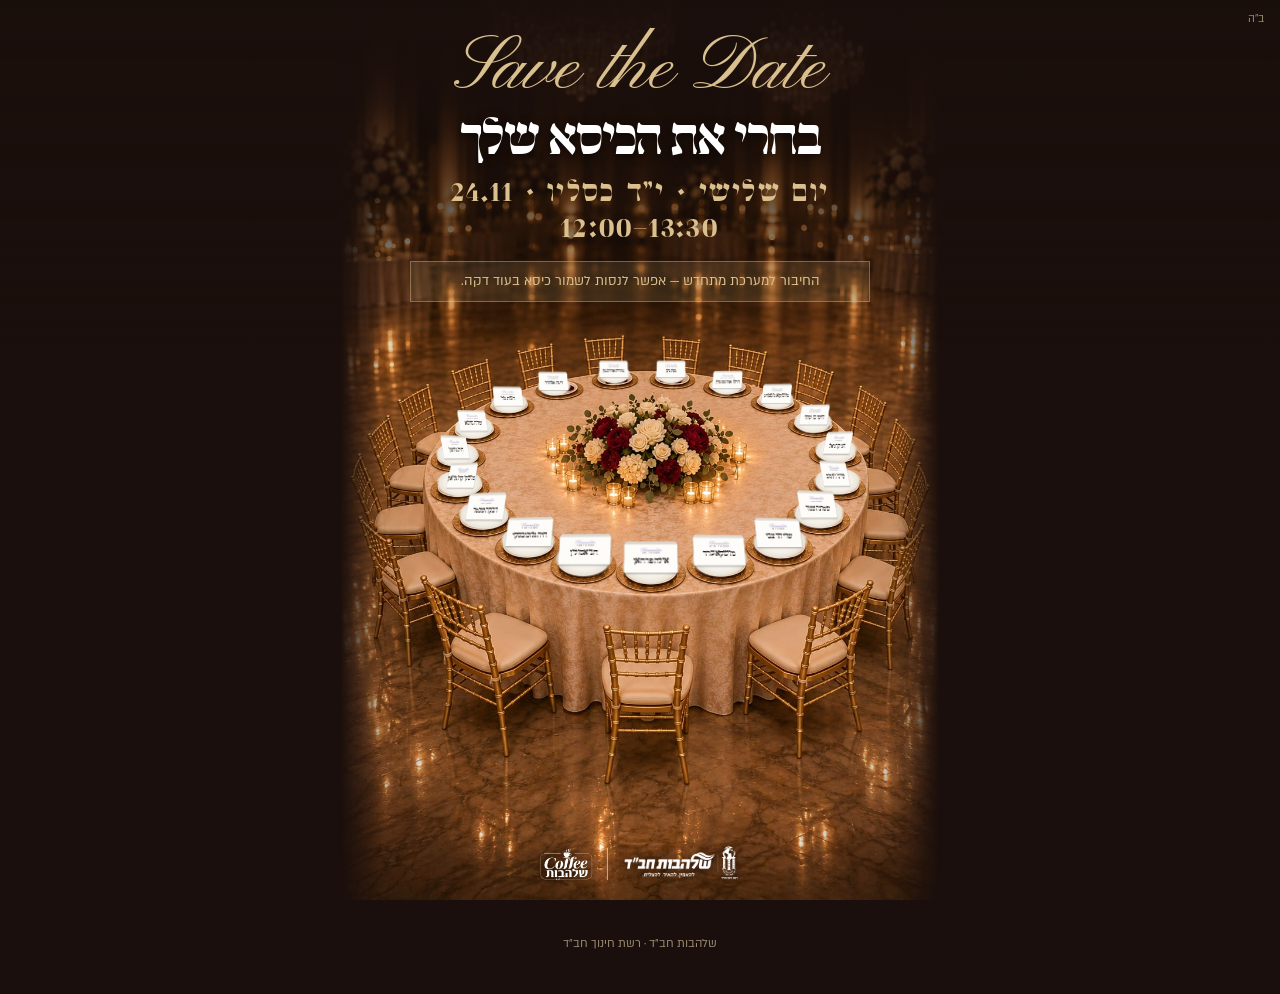
<file: index.html>
<!doctype html>
<html lang="he" dir="rtl">
<head>
<meta charset="utf-8">
<meta name="viewport" content="width=device-width, initial-scale=1, viewport-fit=cover">
<title>Save the Date · שולחן מנהלות שלהבות חב״ד</title>
<meta name="description" content="שולחן מנהלות שלהבות חב״ד שמור לכן בהתוועדות החתונה — יום שלישי י״ד כסליו 24.11, 12:00–13:30. בחרי את הכיסא שלך.">
<meta property="og:title" content="Save the Date · שולחן מנהלות שלהבות חב״ד">
<meta property="og:description" content="התוועדות החתונה · יום שלישי י״ד כסליו 24.11 · 12:00–13:30 · לאישור הגעה ובחירת כיסא">
<meta property="og:image" content="https://ea649.github.io/rebbe-wedding-table/images/save-the-date.jpg">
<meta name="theme-color" content="#f5f0e7">
<link rel="preconnect" href="https://fonts.googleapis.com">
<link rel="preconnect" href="https://fonts.gstatic.com" crossorigin>
<link href="https://fonts.googleapis.com/css2?family=Pinyon+Script&display=swap" rel="stylesheet">
<link rel="stylesheet" href="style.css">
<style>
  body { background: #1a0f0c; }
  /* ===== פתיחה: נייר ההזמנה ===== */
  .paper { position: relative; max-width: 560px; margin: 0 auto; padding: 46px 26px 34px; text-align: center; background: var(--paper);
    background-image: radial-gradient(ellipse at 50% 0%, #fff 0%, transparent 60%); }
  .paper::before { content: ''; position: absolute; inset: 12px; border: 1px solid rgba(110,20,36,.35); pointer-events: none; }
  .paper .bh { position: absolute; top: 22px; right: 26px; font-size: 12px; color: var(--muted); }
  .paper .logo { width: 150px; display: block; margin: 0 auto 22px; }
  .save { font-family: var(--script); color: var(--purple); font-size: clamp(52px, 15vw, 76px); line-height: 1; }
  .intro { font-size: 18px; line-height: 1.45; margin-top: 14px; }
  .intro b { font-weight: 700; }
  .names { position: relative; font-family: var(--head); color: var(--purple); font-size: clamp(64px, 19vw, 96px); line-height: .98; margin: 16px 0 6px; }
  .names .amp { position: absolute; inset: -10% 0; display: grid; place-items: center; font-family: var(--body); font-weight: 300; font-size: 2.2em; color: rgba(110,20,36,.09); line-height: 1; }
  .names span { position: relative; display: block; }
  .portraits { display: flex; justify-content: center; gap: 16px; margin: 18px 0 8px; }
  .portraits .arch { width: 74px; outline-color: rgba(110,20,36,.5); outline-offset: 4px; }
  .years { font-size: 14px; letter-spacing: .12em; color: var(--muted); margin-top: 10px; }
  .when { display: grid; grid-template-columns: 1fr 1.15fr 1fr; border-top: 1px solid var(--ink); border-bottom: 1px solid var(--ink); margin: 26px 0 0; }
  .when div { padding: 12px 4px; font-size: 15.5px; line-height: 1.4; display: flex; flex-direction: column; justify-content: center; }
  .when div + div { border-right: 1px solid var(--ink); }
  .when b { font-family: var(--head); font-weight: 400; font-size: 21px; color: var(--purple); display: block; }
  .topics { margin-top: 18px; font-size: 16px; line-height: 1.5; }
  .topics small { display: block; color: var(--muted); font-size: 14.5px; margin-top: 4px; }
  .go { display: inline-block; margin-top: 24px; text-decoration: none; background: var(--bordeaux-grad); color: #fff; padding: 13px 30px; font-size: 18px; letter-spacing: .04em; box-shadow: 0 12px 26px -12px rgba(110,20,36,.8); }
  .go span { font-family: var(--script); font-size: 26px; margin-left: 8px; vertical-align: -3px; }

  /* ===== האולם ===== */
  /* כל המסך = תמונת האולם (לאורך), השולחן בתחתית והכותרת מעליו */
  .hall { position: relative; height: 100vh; height: 100svh; min-height: 560px; overflow: hidden; background: #1a0f0c; color: #f3e8d6; padding: 0 !important; }
  .hall-head { position: absolute; z-index: 10; top: 0; left: 0; right: 0; text-align: center; padding: calc(30px + env(safe-area-inset-top)) 16px 40px;
    background: linear-gradient(rgba(26,15,12,.88), rgba(26,15,12,.6) 65%, rgba(26,15,12,0)); pointer-events: none; }
  .hall-head .banner { pointer-events: auto; }
  .hall-head .bh { position: absolute; top: calc(10px + env(safe-area-inset-top)); right: 16px; font-size: 12px; color: #9c8b72; }
  .hall-head .sub { font-size: 16px; color: #e6d6b8; margin-top: 8px; }
  .hall-head .std-script { font-family: var(--script); color: var(--gold-soft); font-size: clamp(44px, 12.5vw, 76px); line-height: 1.05; margin: 0 auto 4px; }
  .hall-head .date { font-family: var(--head); font-size: clamp(18px, 5.2vw, 28px); letter-spacing: .08em; word-spacing: .15em; color: var(--gold-soft); margin-top: 8px; line-height: 1.3; }
  .counter[hidden] { display: none; }
  .hall-head .script { font-family: var(--script); color: var(--gold-soft); font-size: 40px; line-height: 1; }
  .hall-head h2 { font-family: var(--head); font-size: clamp(28px, 8vw, 48px); color: #fff; margin-top: 2px; text-shadow: 0 2px 10px rgba(0,0,0,.6); }
  .hall-head p { color: #cdbca2; margin: 8px auto 0; max-width: 520px; font-size: 16px; }
  .counter { margin-top: 14px; }
  /* השולחן: תמונה לאורך 1024×1536, צמודה לתחתית המסך; בטלפון מעט רחבה מהמסך (הצדדים הריקים נחתכים) */
  .hall-stage { position: absolute; bottom: 0; left: 50%; transform: translateX(-50%); width: min(calc(100svh / 1.5), 125vw); min-width: 100%; max-width: none; aspect-ratio: 1024 / 1536;
    background: url('images/hall-portrait-19.jpg') center / 100% 100% no-repeat; container-type: inline-size; }
  .hall-stage::before { content: ''; position: absolute; z-index: 1; left: 0; right: 0; top: -1px; height: 14%; pointer-events: none; background: linear-gradient(#1a0f0c, rgba(26,15,12,0)); }
  @media (min-aspect-ratio: 2/3) { .hall-stage { min-width: 0; -webkit-mask-image: linear-gradient(to right, transparent, #000 7%, #000 93%, transparent); mask-image: linear-gradient(to right, transparent, #000 7%, #000 93%, transparent); } }
  /* שני הלוגואים, כמו במודעה */
  .logo-pill { position: absolute; z-index: 10; left: 50%; bottom: calc(16px + env(safe-area-inset-bottom)); transform: translateX(-50%); width: max-content; max-width: calc(100% - 32px); display: inline-flex; align-items: center; gap: 12px;
    background: none; padding: 0; }
  /* לוגואים לבנים ישירות על התמונה, בלי רקע */
  .logo-pill img { height: 40px; display: block; filter: brightness(0) invert(1) drop-shadow(0 1px 6px rgba(0,0,0,.7)); }
  .logo-pill .coffee { height: 32px; padding-inline-start: 14px; border-inline-start: 1px solid rgba(255,255,255,.55); }
  /* מספר רקום על המפית (רוחב לפי עומק התמונה: --w) */
  .nap { position: absolute; transform: translate(-50%, -50%); z-index: 3; border: 0; background: none; padding: 0; cursor: pointer; width: var(--w); aspect-ratio: 1.4; display: grid; place-items: center; -webkit-tap-highlight-color: transparent; container-type: inline-size; }
  .nap .num { font-family: var(--head); font-size: var(--fs); line-height: 1; transform: scaleY(.72);
    background: repeating-linear-gradient(115deg, #fff1c4 0 .6px, #e3c27a .6px 1.5px, #a9823a 1.5px 2.2px); -webkit-background-clip: text; background-clip: text; color: transparent;
    filter: drop-shadow(0 .6px 0 rgba(40,8,14,.9)) drop-shadow(0 0 1.5px rgba(255,220,150,.35)); transition: transform .2s; }
  .nap:hover .num, .nap:focus-visible .num { transform: scaleY(.72) scale(1.15); }
  .nap:focus-visible { outline: none; }
  .nap.taken { cursor: default; }
  .nap.taken .num { opacity: 0; }
  /* כרטיס Reserved for מקופל (בסיס מאינדיזיין) */
  .tent { position: absolute; z-index: 4; width: calc(var(--w) * 1.32); aspect-ratio: 1200 / 800; --tilt: perspective(700px) rotateY(var(--ry, 0deg)) rotateX(14deg); transform: translate(-50%, -78%) var(--tilt); transform-origin: 50% 82%; pointer-events: none; container-type: inline-size;
    background: url('images/place-card-base.png') center / 100% 100% no-repeat; animation: stand .6s cubic-bezier(.2,.9,.3,1.3); }
  .tent .b { position: absolute; left: 13%; right: 13%; top: 42.4%; text-align: center; font-family: var(--body); font-size: 3.1cqw; color: #766c64; white-space: nowrap; line-height: 1.2; letter-spacing: .02em; }
  .tent .n { position: absolute; left: 11%; right: 11%; top: 51.5%; height: 23.5%; display: flex; align-items: center; justify-content: center; font-family: var(--head); font-size: 12cqw; color: #1e1714; white-space: nowrap; line-height: 1; }
  .tent.mine { filter: drop-shadow(0 0 6px rgba(255,236,190,.95)); }
  /* כשמקום נתפס: המפית נעלמת (צלחת נקייה) והכרטיס המודפס עומד עליה */
  .cover { position: absolute; z-index: 3; width: calc(var(--w) * 1.17); aspect-ratio: 1.75; transform: translate(-50%, -50%); pointer-events: none; border-radius: 50%;
    background: radial-gradient(ellipse at 50% 45%, #fbf8f3 0%, #f4efe7 46%, #e9e2d6 62%, rgba(233,226,214,0) 71%); animation: fadein .5s; }
  .tent.photo { background: none; width: calc(var(--w) * 1.4); aspect-ratio: 1339 / 681; transform: translate(-50%, -82%) var(--tilt); transform-origin: 50% 85%; filter: drop-shadow(0 5px 4px rgba(40,20,10,.45)); }
  .tent.photo img { width: 100%; height: 100%; display: block; }
  .tent.photo.mine { filter: drop-shadow(0 5px 4px rgba(40,20,10,.45)) drop-shadow(0 0 7px rgba(255,236,190,.95)); }
  @keyframes fadein { from { opacity: 0; } }
  @keyframes stand { from { transform: translate(-50%, -78%) perspective(700px) rotateY(var(--ry, 0deg)) rotateX(85deg); opacity: 0; } to { transform: translate(-50%, -78%) var(--tilt); opacity: 1; } }

  /* חלון */
  .dialog .script { color: var(--purple); }
  .dialog h3 { font-size: clamp(24px, 6.6vw, 32px); white-space: nowrap; }
  .btn { background: var(--bordeaux-grad); box-shadow: inset 0 0 0 1px rgba(255,255,255,.35); }
  .btn:hover { background: var(--bordeaux-grad-dark); }
  .ok-seal { background: radial-gradient(circle at 35% 30%, #a02a3a, var(--purple) 60%, #3a0812); color: #fff; box-shadow: 0 8px 18px -6px rgba(110,20,36,.7), inset 0 0 0 2px rgba(255,255,255,.6); }
  footer { background: #1a0f0c; color: #9c8b72; }
  footer img { display: none; }
</style>
</head>
<body>

<section class="hall" id="hall">
  <div class="hall-head">
    <span class="bh">ב״ה</span>
    <div class="std-script" dir="ltr">Save the Date</div>
    <h2>בחרי את הכיסא שלך</h2>
    <div class="date">יום שלישי · י״ד כסליו · 24.11<br><span dir="ltr">12:00–13:30</span></div>
    <div class="counter" id="counter" hidden></div>
    <div class="banner" id="banner"></div>
  </div>
  <div class="hall-stage" id="stage"></div>
  <div class="logo-pill"><img src="images/logo-shalhevet.png" alt="שלהבות חב״ד"><img class="coffee" src="images/logo-coffee-shalhevet.png" alt="Coffee שלהבות"></div>
</section>

<footer>שלהבות חב״ד · רשת חינוך חב״ד</footer>

<div class="modal" id="modal" role="dialog" aria-modal="true" aria-labelledby="dlgTitle">
  <div class="dialog"><div class="in">
    <button class="close" type="button" aria-label="סגירה" data-close>×</button>
    <form id="form" novalidate>
      <div class="script">Save the Date</div>
      <h3 id="dlgTitle">שולחן מנהלות שלהבות חב״ד</h3>
      <div class="field"><label for="fName">השם שלך</label><input id="fName" autocomplete="name" maxlength="40"></div>
      <div class="field"><label for="fBranch">סניף</label><select id="fBranch"></select></div>
      <div class="field" id="otherWrap" hidden><label for="fOther">שם הסניף</label><input id="fOther" maxlength="30"></div>
      <div class="field"><label for="fPhone">נייד — לשם יישלח אישור ההגעה בוואטסאפ</label><input id="fPhone" type="tel" inputmode="tel" autocomplete="tel" dir="ltr" placeholder="050-0000000"></div>
      <button class="btn" id="submit">אישור הגעה</button>
      <div class="err" id="err"></div>
    </form>
    <div id="done" hidden>
      <div class="ok-seal">✓</div>
      <div class="script">See you there</div>
      <h3>מקומך שמור!</h3>
      <p>אישור ההגעה נשלח אלייך לוואטסאפ</p>
      <button class="btn" type="button" data-close>לראות את השולחן</button>
    </div>
  </div></div>
</div>

<script type="module">
import { getState, post, store, fillBranches, apiBase } from './app.js';

// 19 המפיות בתמונת האולם לאורך (פיקסלים מתוך 1024×1536), עם כיוון השעון מלמעלה
const SEATS = [[468,640],[565,640],[660,658],[744,682],[807,721],[846,770],[849,822],[817,877],[751,927],[648,957],[530,969],[416,956],[321,925],[246,880],[204,826],[200,776],[229,731],[289,688],[366,660]];
const W = 1024, H = 1536;
// זווית הכרטיס: מקביל לקצה השולחן מול הכיסא (שולחן עגול בפרספקטיבה, מרכז ~525,805)
const CX = 525, CY = 805, RX = 325, RY = 165;
const cardRY = (x, y) => { let t = Math.atan2((x - CX) / RX, (y - CY) / RY) * 180 / Math.PI; if (t > 90) t -= 180; if (t < -90) t += 180; return (t * 0.62).toFixed(1) + "deg"; };
const napW = (y) => (4.6 + (y - 640) / 330 * 3.9).toFixed(2) + '%'; // המפיות למעלה קטנות יותר (פרספקטיבה)

const $ = (id) => document.getElementById(id);
const stage = $('stage'), modal = $('modal'), form = $('form');
let state = null, chosen = null, busy = false;
const mine = () => store.get('mySeat');
const pct = (x, y) => `left:${x / W * 100}%;top:${y / H * 100}%;--w:${napW(y)}`;

fillBranches($('fBranch'));
$('fBranch').onchange = () => { $('otherWrap').hidden = $('fBranch').value !== 'אחר'; };

SEATS.forEach(([x, y], i) => {
  const b = document.createElement('button');
  b.type = 'button'; b.className = 'nap'; b.dataset.seat = i + 1;
  b.style.cssText = pct(x, y) + ';--fs:46cqw';
  b.innerHTML = `<span class="num">${i + 1}</span>`;
  b.setAttribute('aria-label', `מקום ${i + 1} — פנוי, לחצי לשמירה`);
  b.onclick = () => openForm(i + 1);
  stage.appendChild(b);
});

function render() {
  stage.querySelectorAll('.nap').forEach((b) => b.classList.toggle('taken', !!state.taken[b.dataset.seat]));
  const want = new Set(Object.keys(state.taken));
  stage.querySelectorAll('.tent,.cover').forEach((t) => { if (!want.has(t.dataset.seat)) t.remove(); });
  for (const n of want) {
    const t = state.taken[n]; if (!SEATS[n - 1]) continue;
    let el = stage.querySelector(`.tent[data-seat="${n}"]`);
    if (!el) {
      const [x, y] = SEATS[n - 1];
      el = document.createElement('div'); el.className = 'tent'; el.dataset.seat = n; el.style.cssText = pct(x, y) + `;z-index:${Math.round(y)};--ry:${cardRY(x, y)}`;
      el.innerHTML = '<div class="b"></div><div class="n"></div>';
      const cv = document.createElement('div'); cv.className = 'cover'; cv.dataset.seat = n; cv.style.cssText = pct(x, y); stage.appendChild(cv);
      stage.appendChild(el);
    }
    if (el.querySelector('.n')) {
      el.querySelector('.n').textContent = t.name;
      el.querySelector('.b').textContent = 'שלהבות חב״ד' + (t.branch ? ' ' + t.branch : '');
      fitName(el.querySelector('.n'));
    }
    if (t.card && apiBase() && el.dataset.card !== t.card) {
      const img = new Image(); const card = t.card;
      img.onload = () => { el.dataset.card = card; el.classList.add('photo'); el.innerHTML = ''; el.appendChild(img); };
      img.alt = 'כרטיס מקום — ' + t.name;
      img.src = apiBase() + '/card/' + n + '.png?v=' + card;
    }
    el.classList.toggle('mine', mine() == n);
  }
  const total = SEATS.length, c = want.size;
  $('counter').textContent = c === 0 ? `${total} כיסאות מחכים לכן` : `${c} מתוך ${total} כיסאות נשמרו`;
  const bn = $('banner');
  if (!state.live) { bn.textContent = 'החיבור למערכת מתחדש — אפשר לנסות לשמור כיסא בעוד דקה.'; bn.classList.add('show'); }
  else if (state.reservationsOpen === false) { bn.textContent = 'שמירת המקומות נסגרה. נתראה בהתוועדות!'; bn.classList.add('show'); }
  else bn.classList.remove('show');
}

function fitName(n) { n.style.fontSize = ''; let f = 12; while (n.scrollWidth > n.clientWidth + 1 && f > 5) { f -= .5; n.style.fontSize = f + 'cqw'; } }

function openForm(n) {
  if (state.taken[n] || state.reservationsOpen === false) return;
  if (mine() && state.taken[mine()]) { alert('כבר שמרת מקום ליד השולחן 🙂'); return; }
  chosen = n; $('err').textContent = ''; form.hidden = false; $('done').hidden = true;
  modal.classList.add('open');
  setTimeout(() => $('fName').focus(), 50);
}
const closeModal = () => modal.classList.remove('open');
modal.addEventListener('click', (e) => { if (e.target === modal || e.target.closest('[data-close]')) closeModal(); });
document.addEventListener('keydown', (e) => { if (e.key === 'Escape') closeModal(); });

form.onsubmit = async (e) => {
  e.preventDefault(); if (busy) return;
  const name = $('fName').value.trim();
  const branch = $('fBranch').value === 'אחר' ? ($('fOther').value.trim() || 'אחר') : $('fBranch').value;
  const phone = $('fPhone').value.replace(/\D/g, '');
  if (name.length < 2) return ($('err').textContent = 'נא למלא שם');
  if (!/^(05\d{8}|9725\d{8})$/.test(phone)) return ($('err').textContent = 'נא למלא מספר נייד תקין, למשל 050-1234567');
  busy = true; $('submit').disabled = true; $('submit').textContent = 'שומרת...';
  try {
    const r = await post('/api/reserve', { seat: chosen, name, branch, phone });
    if (r.ok) {
      store.set('mySeat', r.seat);
      state = { ...r.state, live: true }; render();
      form.hidden = true; $('done').hidden = false;
    } else {
      $('err').textContent = (r.error || 'משהו השתבש, נסי שוב').replace(/את כיסא \d+/, 'מקום ליד השולחן');
      if (r.seat) store.set('mySeat', r.seat);
      if (r.state) { state = { ...r.state, live: true }; render(); }
    }
  } catch { $('err').textContent = 'אין כרגע חיבור למערכת — נסי שוב בעוד דקה'; }
  busy = false; $('submit').disabled = false; $('submit').textContent = 'אישור הגעה';
};

async function refresh() { state = await getState(); render(); }
await refresh();
setInterval(() => { if (!modal.classList.contains('open')) refresh(); }, 5000);
</script>
</body>
</html>
</file>
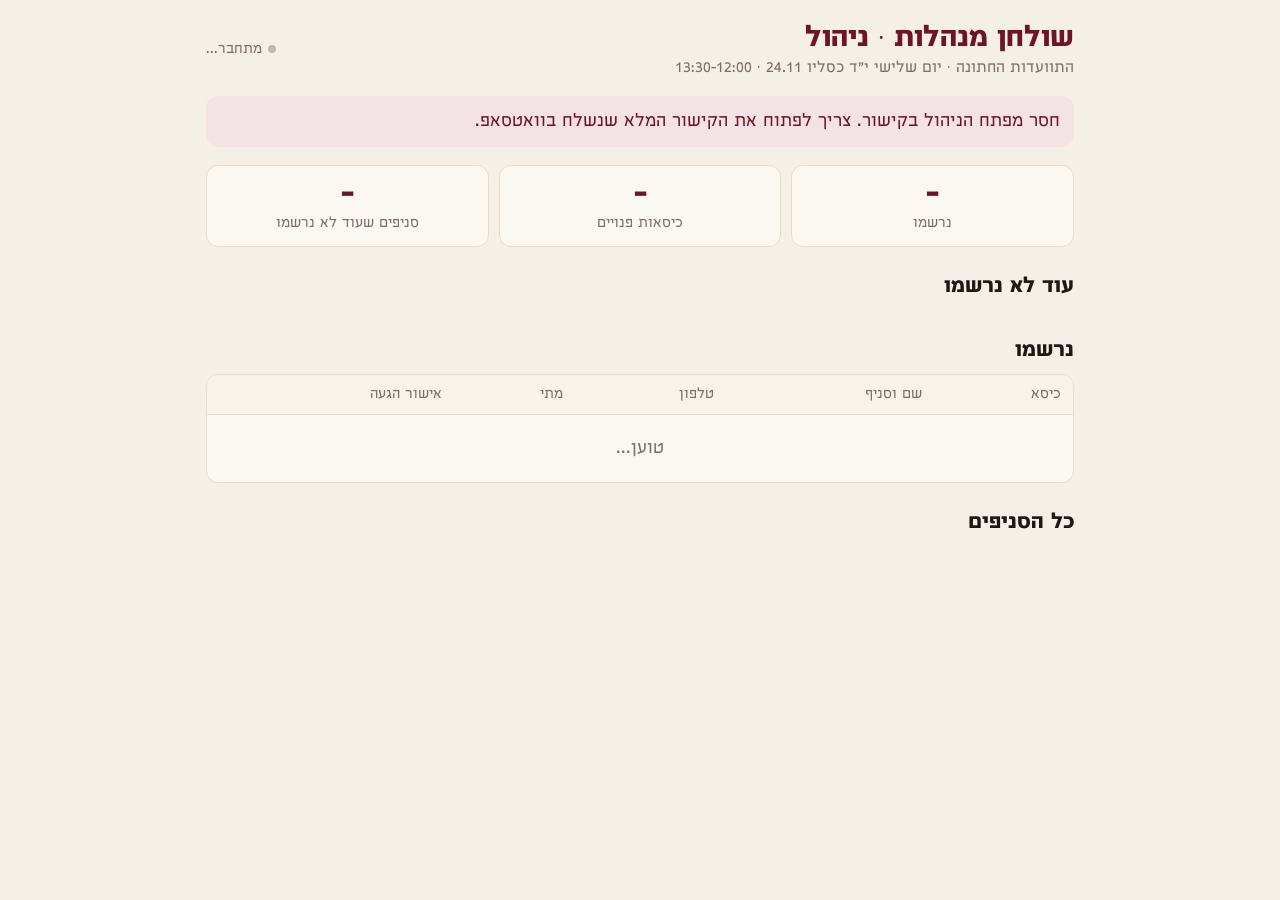
<file: admin.html>
<!doctype html>
<html lang="he" dir="rtl">
<head>
<meta charset="utf-8">
<meta name="viewport" content="width=device-width, initial-scale=1, viewport-fit=cover">
<meta name="robots" content="noindex, nofollow">
<title>ניהול · שולחן מנהלות</title>
<style>
  @font-face { font-family: 'Tamlil'; src: url('fonts/FbTamlil-Regular.otf') format('opentype'); font-weight: 400; font-display: swap; }
  @font-face { font-family: 'Tamlil'; src: url('fonts/FbTamlil-Bold.otf') format('opentype'); font-weight: 700; font-display: swap; }
  :root { --paper: #fbf8f2; --ivory: #f5f0e7; --ink: #1e1714; --muted: #7d6f66; --gold: #b08a48; --wine: #6e1424; --wine-soft: #f3e3e5; --ok: #2f6b3a; --ok-soft: #e4f0e2; --line: #e6ddcf; }
  * { box-sizing: border-box; }
  body { margin: 0; font-family: 'Tamlil', sans-serif; color: var(--ink); background: var(--ivory); font-size: 16px; line-height: 1.45; }
  button, input { font-family: inherit; }
  .wrap { max-width: 900px; margin: 0 auto; padding: 20px 16px 48px; }
  header { display: flex; align-items: center; justify-content: space-between; gap: 12px; flex-wrap: wrap; }
  h1 { margin: 0; font-size: 26px; color: var(--wine); font-weight: 700; }
  .sub { color: var(--muted); font-size: 14px; }
  .live { font-size: 13px; color: var(--muted); display: flex; align-items: center; gap: 6px; }
  .live i { width: 8px; height: 8px; border-radius: 50%; background: #bbb; display: inline-block; }
  .live.on i { background: #3a9a4c; }
  .stats { display: grid; grid-template-columns: repeat(3, 1fr); gap: 10px; margin: 18px 0; }
  .stat { background: var(--paper); border: 1px solid var(--line); border-radius: 12px; padding: 12px; text-align: center; }
  .stat b { display: block; font-size: 30px; color: var(--wine); line-height: 1.1; font-variant-numeric: tabular-nums; }
  .stat span { font-size: 13px; color: var(--muted); }
  h2 { font-size: 19px; margin: 26px 0 10px; font-weight: 700; display: flex; align-items: baseline; gap: 8px; }
  h2 small { font-weight: 400; color: var(--muted); font-size: 14px; }
  .card { background: var(--paper); border: 1px solid var(--line); border-radius: 12px; overflow: hidden; }
  table { width: 100%; border-collapse: collapse; }
  th, td { padding: 10px 12px; text-align: right; border-bottom: 1px solid var(--line); vertical-align: middle; }
  th { font-size: 13px; color: var(--muted); font-weight: 400; background: #f8f3ea; }
  tr:last-child td { border-bottom: 0; }
  td.seat { font-weight: 700; color: var(--wine); width: 1%; white-space: nowrap; text-align: center; }
  td .name { font-weight: 700; }
  a.ph { color: var(--ink); text-decoration: none; direction: ltr; unicode-bidi: isolate; white-space: nowrap; }
  a.wa { display: inline-block; margin-inline-start: 6px; font-size: 12px; color: var(--ok); text-decoration: none; border: 1px solid #b9d6b6; border-radius: 99px; padding: 1px 8px; }
  .tag { font-size: 12px; border-radius: 99px; padding: 2px 9px; white-space: nowrap; }
  .tag.ok { background: var(--ok-soft); color: var(--ok); }
  .tag.wait { background: var(--wine-soft); color: var(--wine); }
  .muted { color: var(--muted); font-size: 13px; }
  .empty { padding: 22px; text-align: center; color: var(--muted); }
  .chips { display: flex; flex-wrap: wrap; gap: 8px; }
  .chip { background: var(--paper); border: 1px solid var(--line); border-radius: 99px; padding: 6px 14px; font-size: 15px; }
  .chip.done { background: var(--ok-soft); border-color: #b9d6b6; color: var(--ok); }
  .chip.done::before { content: '✓ '; }
  .msg { margin-top: 18px; padding: 14px; border-radius: 12px; background: var(--wine-soft); color: var(--wine); display: none; }
  .msg.show { display: block; }
  /* בטלפון: כל נרשמת ככרטיס */
  @media (max-width: 640px) {
    .stat b { font-size: 26px; }
    table, tbody, tr, td { display: block; width: 100%; }
    thead { display: none; }
    tr { display: grid; grid-template-columns: auto 1fr auto; gap: 2px 12px; padding: 12px; border-bottom: 1px solid var(--line); }
    td { border: 0; padding: 0; }
    td.seat { grid-row: span 3; align-self: center; font-size: 22px; width: auto; }
    td.who { grid-column: 2; }
    td.ph { grid-column: 2; }
    td.when { grid-column: 3; grid-row: 1; text-align: left; }
    td.st { grid-column: 3; grid-row: 2; text-align: left; }
  }
</style>
</head>
<body>
<div class="wrap">
  <header>
    <div>
      <h1>שולחן מנהלות · ניהול</h1>
      <div class="sub">התוועדות החתונה · יום שלישי י״ד כסליו 24.11 · 12:00–13:30</div>
    </div>
    <div class="live" id="live"><i></i><span>מתחבר...</span></div>
  </header>

  <div class="msg" id="msg"></div>

  <div class="stats">
    <div class="stat"><b id="sReg">–</b><span>נרשמו</span></div>
    <div class="stat"><b id="sFree">–</b><span>כיסאות פנויים</span></div>
    <div class="stat"><b id="sMiss">–</b><span>סניפים שעוד לא נרשמו</span></div>
  </div>

  <h2>עוד לא נרשמו <small id="missCount"></small></h2>
  <div class="chips" id="missing"></div>

  <h2>נרשמו <small id="regCount"></small></h2>
  <div class="card">
    <table>
      <thead><tr><th>כיסא</th><th>שם וסניף</th><th>טלפון</th><th>מתי</th><th>אישור הגעה</th></tr></thead>
      <tbody id="rows"><tr><td colspan="5" class="empty">טוען...</td></tr></tbody>
    </table>
  </div>

  <h2>כל הסניפים</h2>
  <div class="chips" id="allBranches"></div>
</div>

<script type="module">
import { call, BRANCHES, esc } from './app.js';
const $ = (id) => document.getElementById(id);
const key = new URLSearchParams(location.hash.slice(1)).get('k');
const time = (iso) => { if (!iso) return ''; const d = new Date(iso); return d.toLocaleDateString('he-IL', { day: 'numeric', month: 'numeric' }) + ' ' + d.toLocaleTimeString('he-IL', { hour: '2-digit', minute: '2-digit' }); };
const showMsg = (t) => { $('msg').textContent = t; $('msg').classList.toggle('show', !!t); };

function render(d) {
  const rows = d.rows;
  const regBranches = new Set(rows.map((r) => r.branch));
  const missing = BRANCHES.filter((b) => !regBranches.has(b));
  const extra = [...regBranches].filter((b) => b && !BRANCHES.includes(b));
  $('sReg').textContent = rows.length;
  $('sFree').textContent = d.seats - rows.length;
  $('sMiss').textContent = missing.length;
  $('regCount').textContent = `${rows.length} מתוך ${d.seats}`;
  $('missCount').textContent = `${missing.length} מתוך ${BRANCHES.length} סניפים`;
  $('missing').innerHTML = missing.length ? missing.map((b) => `<span class="chip">${esc(b)}</span>`).join('') : '<span class="muted">כל הסניפים נרשמו 🎉</span>';
  $('allBranches').innerHTML = [...BRANCHES, ...extra].map((b) => `<span class="chip ${regBranches.has(b) ? 'done' : ''}">${esc(b)}</span>`).join('');
  $('rows').innerHTML = rows.length ? rows.map((r) => {
    const intl = '972' + String(r.phone).slice(1);
    const st = r.forwarded ? '<span class="tag ok">הועבר ל-054-7770696</span>' : `<span class="tag wait">${r.error ? 'שליחה נכשלה, מנסה שוב' : 'ממתין לשליחה'}</span>`;
    return `<tr>
      <td class="seat">${r.seat}</td>
      <td class="who"><span class="name">${esc(r.name)}</span> <span class="muted">· ${esc(r.branch || '')}</span></td>
      <td class="ph"><a class="ph" href="tel:${esc(r.phone)}">${esc(r.phone)}</a><a class="wa" href="https://wa.me/${intl}" target="_blank" rel="noopener">וואטסאפ</a></td>
      <td class="when muted">${time(r.at)}</td>
      <td class="st">${st}</td></tr>`;
  }).join('') : '<tr><td colspan="5" class="empty">עוד אין נרשמות</td></tr>';
}

async function refresh() {
  if (!key) { showMsg('חסר מפתח הניהול בקישור. צריך לפתוח את הקישור המלא שנשלח בוואטסאפ.'); return; }
  try {
    const d = await call('/api/admin-list?k=' + encodeURIComponent(key));
    if (!d.ok) { showMsg(d.status === 403 ? 'המפתח בקישור לא נכון. צריך לפתוח את הקישור המלא שנשלח בוואטסאפ.' : (d.error || 'שגיאה')); return; }
    showMsg(''); render(d);
    $('live').classList.add('on'); $('live').querySelector('span').textContent = 'מתעדכן אוטומטית · ' + new Date().toLocaleTimeString('he-IL', { hour: '2-digit', minute: '2-digit' });
  } catch {
    $('live').classList.remove('on'); $('live').querySelector('span').textContent = 'אין חיבור לשרת — מנסה שוב';
  }
}
refresh();
setInterval(refresh, 15000);
</script>
</body>
</html>
</file>
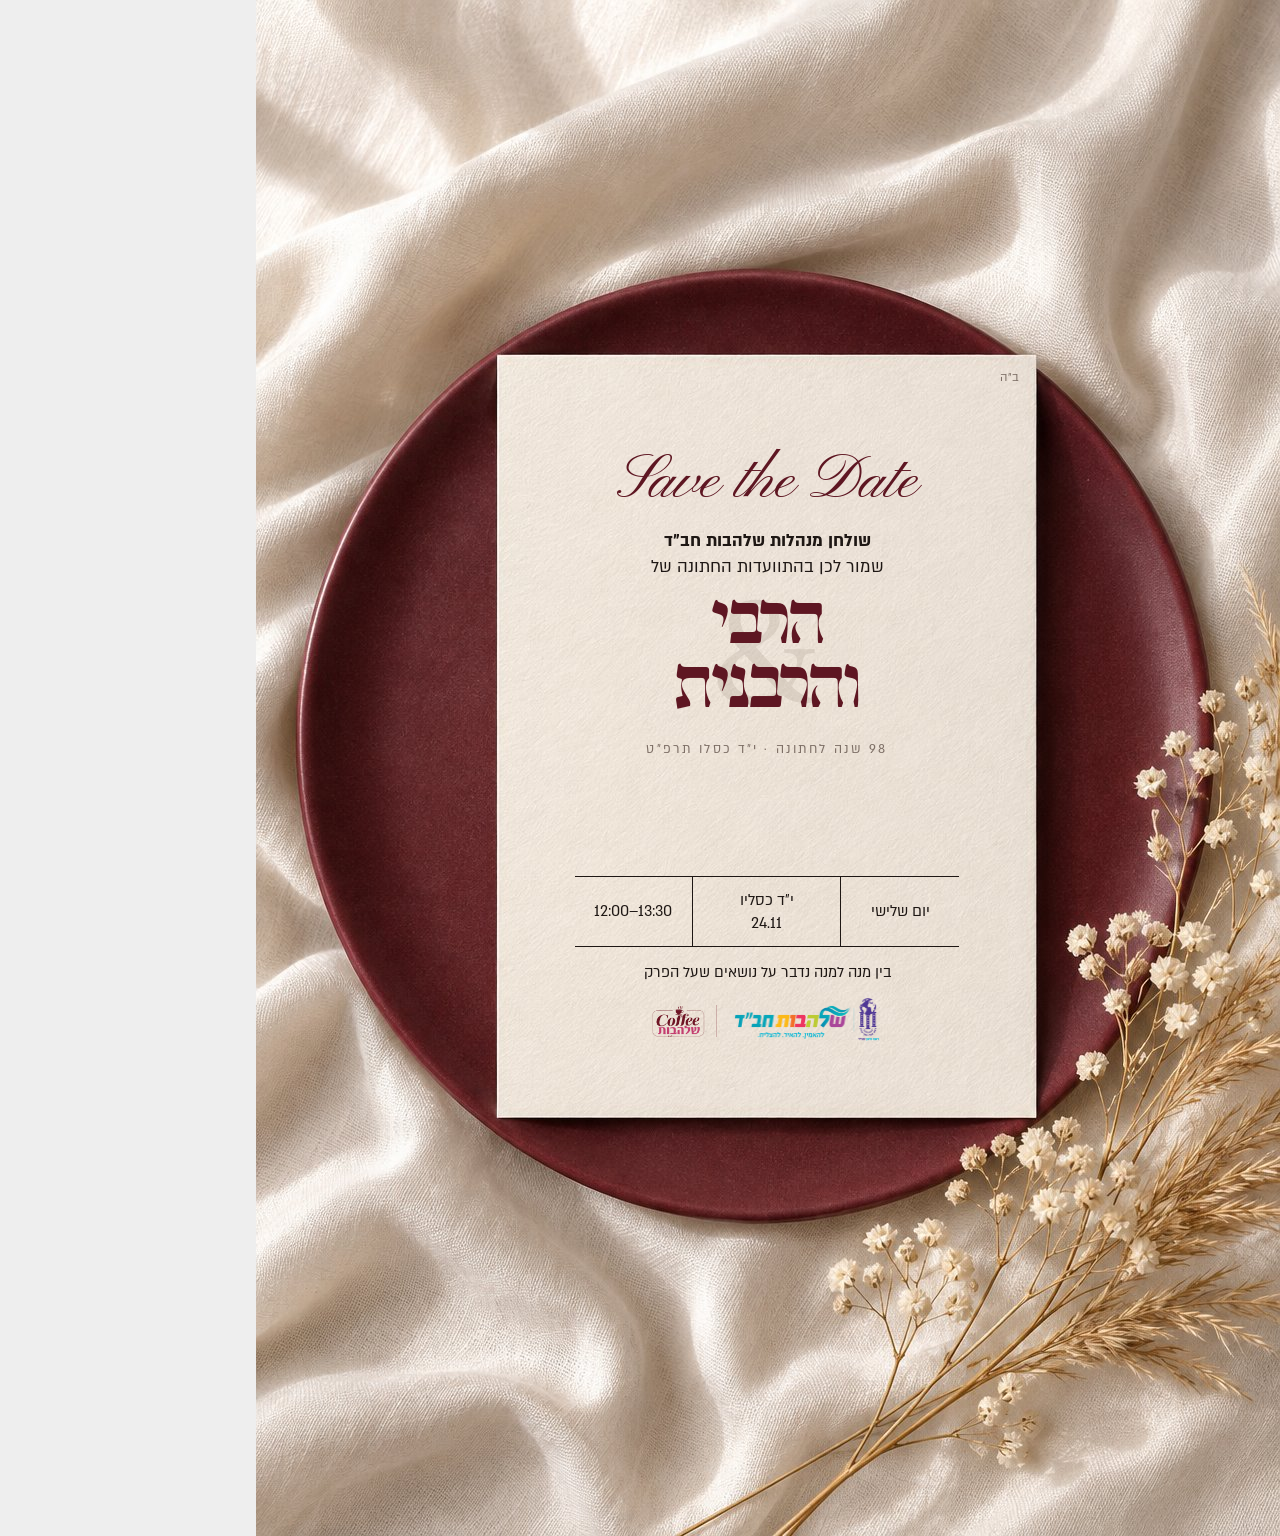
<file: save-the-date.html>
<!doctype html>
<html lang="he" dir="rtl">
<head>
<meta charset="utf-8">
<meta name="viewport" content="width=device-width, initial-scale=1">
<title>Save the Date</title>
<meta name="description" content="שולחן מנהלות שלהבות חב״ד שמור לכן בהתוועדות החתונה — י״ד כסליו 24.11. בחרי כיסא ואשרי הגעה.">
<meta property="og:title" content="Save the Date · שולחן מנהלות שלהבות חב״ד">
<meta property="og:description" content="התוועדות החתונה · יום שלישי י״ד כסליו 24.11 · 12:00–13:30 · לאישור הגעה ובחירת כיסא">
<meta property="og:image" content="https://ea649.github.io/rebbe-wedding-table/images/save-the-date.jpg">
<link rel="preconnect" href="https://fonts.googleapis.com">
<link rel="preconnect" href="https://fonts.gstatic.com" crossorigin>
<link href="https://fonts.googleapis.com/css2?family=Frank+Ruhl+Libre:wght@400;700&family=Pinyon+Script&display=swap" rel="stylesheet">
<link rel="stylesheet" href="style.css">
</head>
<body style="margin:0;width:1024px;background:#eee">
<style>.scene{width:1024px}</style>
<div class="scene">
    <div class="std">
      <span class="bh">ב״ה</span>
      <div class="save">Save the Date</div>
      <div class="kicker"><b>שולחן מנהלות שלהבות חב״ד</b><br>שמור לכן בהתוועדות החתונה של</div>
      <div class="names"><div class="amp">&amp;</div><span>הרבי</span><span>והרבנית</span></div>
      <div class="of" style="margin-top:5cqw">98 שנה לחתונה · י״ד כסלו תרפ״ט</div>
      <div class="grid">
        <div>יום שלישי</div>
        <div>י״ד כסליו<br>24.11</div>
        <div><span dir="ltr">12:00–13:30</span></div>
      </div>
      <div class="topics">בין מנה למנה נדבר על נושאים שעל הפרק</div>
      <div class="logos"><img class="logo" src="images/logo-shalhevet.png" alt="שלהבות חב״ד"><img class="coffee" src="images/logo-coffee-shalhevet.png" alt="Coffee שלהבות"></div>
    </div>
  </div>
</body>
</html>
</file>
<file: style.css>
/* ===== גופנים ===== */
@font-face { font-family: 'Almoni'; src: url('fonts/almoni-light-aaa.otf') format('opentype'); font-weight: 300; font-display: swap; }
@font-face { font-family: 'Almoni'; src: url('fonts/almoni-regular-aaa.otf') format('opentype'); font-weight: 400; font-display: swap; }
@font-face { font-family: 'Almoni'; src: url('fonts/almoni-bold-aaa.otf') format('opentype'); font-weight: 700; font-display: swap; }
@font-face { font-family: 'Dida'; src: local('Dida FM'), url('fonts/dida-regular-fm.otf') format('opentype'); font-display: swap; }

:root {
  --ivory: #f5f0e7;
  --paper: #fbf8f2;
  --ink: #1e1714;
  --muted: #7d6f66;
  --wine: #5e1622;
  --wine-deep: #3a0c14;
  --gold: #b08a48;
  --gold-soft: #d9c08e;
  --line: #d8ccb6;
  --head: 'Dida', serif;
  --purple: #6e1424; --purple-soft: #f3e3e5;
  --bordeaux-grad: linear-gradient(160deg, #8c1e2e 0%, #6e1424 50%, #43091a 100%);
  --bordeaux-grad-dark: linear-gradient(160deg, #6e1424 0%, #4f0c1a 50%, #2e0610 100%);
  --body: 'Almoni', sans-serif;
  --script: 'Pinyon Script', cursive;
  --burgundy: var(--wine); --burgundy-deep: var(--wine-deep); --gold-light: var(--gold-soft);
}
* { box-sizing: border-box; }
html { -webkit-text-size-adjust: 100%; scroll-behavior: smooth; }
body { margin: 0; font-family: var(--body); color: var(--ink); background: var(--ivory); font-size: 18px; line-height: 1.5; overflow-x: hidden; }
button, input, select, textarea { font-family: var(--body); font-size: 17px; }
h1, h2, h3 { font-family: var(--head); font-weight: 400; margin: 0; line-height: 1.1; }
img { max-width: 100%; }

/* ===== סצנת הצלחת והכרטיס (גם בתמונת הוואטסאפ) ===== */
.scene { position: relative; width: 100%; aspect-ratio: 1024 / 1536; background: url('images/plate-card.jpg') center / cover no-repeat; }
.std { position: absolute; left: 23.63%; top: 23.11%; width: 52.54%; height: 49.61%; container-type: size; direction: rtl; text-align: center; color: var(--ink);
  display: flex; flex-direction: column; align-items: center; padding: 7cqw 6cqw 5.5cqw; }
.std .bh { position: absolute; top: 3.5cqw; right: 4.5cqw; font-size: 3.4cqw; color: var(--muted); }
.std .save { font-family: var(--script); color: var(--wine); font-size: 16cqw; line-height: 1; margin-top: 2cqw; }
.std .kicker { font-size: 4.9cqw; margin-top: 4cqw; line-height: 1.35; }
.std .kicker b { font-weight: 700; }
.std .of { font-size: 3.7cqw; color: var(--muted); margin-top: 2.6cqw; letter-spacing: .15em; }
.std .names { position: relative; margin-top: 3cqw; font-family: var(--head); color: var(--wine); font-size: 17cqw; line-height: .98; }
.std .names .amp { position: absolute; inset: -6cqw 0; display: grid; place-items: center; font-family: 'Frank Ruhl Libre', serif; font-size: 40cqw; color: rgba(150,135,120,.2); line-height: 1; }
.std .names span { position: relative; display: block; }
.std .grid { display: grid; grid-template-columns: 1fr 1.25fr 1fr; width: 100%; margin-top: auto; border-top: .3cqw solid var(--ink); border-bottom: .3cqw solid var(--ink); }
.std .grid div { padding: 3cqw 1cqw; font-size: 4.4cqw; line-height: 1.35; display: flex; flex-direction: column; justify-content: center; }
.std .grid div + div { border-right: .3cqw solid var(--ink); }
.std .topics { font-size: 4.3cqw; margin-top: 3.6cqw; line-height: 1.4; color: var(--ink); }
.std .rsvp-line { margin-top: 2.4cqw; font-size: 2.9cqw; letter-spacing: .25em; color: var(--wine); font-weight: 700; }
.std .logos { display: flex; align-items: center; justify-content: center; gap: 3cqw; margin-top: 3cqw; }
.std .logo { width: 40cqw; mix-blend-mode: multiply; }
.std .coffee { width: 17cqw; padding-inline-start: 3cqw; border-inline-start: 1px solid rgba(110,20,36,.25); }

/* ===== פתיחה ===== */
.hero { position: relative; min-height: 100svh; display: grid; place-items: center; overflow: hidden; background: #eee6d8; }
.hero::before { content: ''; position: absolute; inset: -40px; background: url('images/plate-card.jpg') center / cover; filter: blur(28px) brightness(1.04); opacity: .9; }
.hero .scene { width: min(100%, calc(100svh * 1024 / 1536)); box-shadow: 0 40px 80px -40px rgba(60,30,20,.35); }
.cta { position: absolute; bottom: 4.5%; left: 50%; transform: translateX(-50%); z-index: 5; text-decoration: none; text-align: center;
  background: var(--wine); color: #fff; padding: 12px 30px; font-size: 18px; letter-spacing: .08em; box-shadow: 0 14px 30px -10px rgba(58,12,20,.6), inset 0 0 0 1px rgba(217,192,142,.7); white-space: nowrap; transition: background .2s, transform .2s; }
.cta:hover { background: var(--wine-deep); transform: translateX(-50%) translateY(-2px); }
.cta small { display: block; font-size: 13px; letter-spacing: .02em; opacity: .85; }

/* ===== הרבי והרבנית ===== */
.couple { padding: 90px 16px 70px; text-align: center; background: var(--paper); }
.eyebrow { font-size: 14px; letter-spacing: .35em; color: var(--gold); }
.couple .row { display: flex; justify-content: center; align-items: center; gap: clamp(16px, 5vw, 56px); margin: 34px 0 26px; }
.couple figure { margin: 0; }
.couple .photo { width: clamp(110px, 26vw, 230px); aspect-ratio: 208 / 263; border-radius: 999px 999px 0 0; overflow: hidden; outline: 1px solid var(--gold); outline-offset: 8px; }
.couple .photo img { width: 100%; height: 100%; object-fit: cover; display: block; filter: sepia(.25) contrast(1.05); }
.couple figcaption { margin-top: 20px; font-family: var(--head); font-size: clamp(20px, 4vw, 28px); color: var(--wine); }
.couple .years { font-family: var(--head); color: var(--gold); font-size: clamp(56px, 13vw, 116px); line-height: 1; }
.couple .years small { display: block; font-family: var(--body); font-size: 13px; letter-spacing: .3em; color: var(--muted); margin-top: 6px; }
.couple p { max-width: 520px; margin: 0 auto; color: var(--muted); }

/* ===== האולם ===== */
.hall { background: #1a0f0c; color: #f3e8d6; padding: 70px 0 40px; }
.hall-head { text-align: center; padding: 0 16px 26px; }
.hall-head .eyebrow { color: var(--gold-soft); }
.hall-head h2 { font-size: clamp(36px, 7vw, 62px); color: #fff; margin-top: 10px; }
.hall-head p { color: #cdbca2; margin: 10px auto 0; max-width: 560px; }
.counter { display: inline-block; margin-top: 16px; padding: 6px 18px; border: 1px solid var(--gold-soft); border-radius: 99px; color: var(--gold-soft); font-size: 15px; }
.hall-scroll { overflow-x: auto; overflow-y: hidden; -webkit-overflow-scrolling: touch; scrollbar-width: none; }
.hall-scroll::-webkit-scrollbar { display: none; }
.hall-stage { position: relative; width: 100%; min-width: 780px; max-width: 1536px; margin: 0 auto; aspect-ratio: 1536 / 1024; background: url('images/hall-table.jpg') center / cover; }
.hall-stage::after { content: ''; position: absolute; inset: 0; pointer-events: none; background: radial-gradient(ellipse at 50% 55%, transparent 50%, rgba(26,15,12,.6) 100%); }
.spot { position: absolute; transform: translate(-50%, -50%); z-index: 3; border: 0; background: none; padding: 0; cursor: pointer; font-family: var(--body); }
.spot .dot { display: grid; place-items: center; width: 36px; height: 36px; border-radius: 50%; color: var(--wine-deep); font-weight: 700; font-size: 15px;
  background: radial-gradient(circle at 35% 30%, #fff8e6, var(--gold-soft) 70%); box-shadow: 0 0 0 2px rgba(255,255,255,.85), 0 0 0 6px rgba(217,192,142,.35), 0 8px 18px rgba(0,0,0,.45); animation: glow 2.4s ease-in-out infinite; transition: transform .2s; }
.spot:hover .dot, .spot:focus-visible .dot { transform: scale(1.18); }
.spot:focus-visible { outline: none; }
@keyframes glow { 50% { box-shadow: 0 0 0 2px rgba(255,255,255,.95), 0 0 0 11px rgba(217,192,142,.18), 0 8px 18px rgba(0,0,0,.45); } }
.spot.taken { cursor: default; }
.spot .tent { display: none; min-width: 70px; max-width: 118px; padding: 6px 10px 5px; background: var(--paper); color: var(--wine); font-size: 13px; line-height: 1.15; font-weight: 700; text-align: center; box-shadow: 0 8px 16px rgba(0,0,0,.45), inset 0 0 0 1px var(--gold); position: relative; }
.spot .tent::before { content: ''; position: absolute; inset: 3px; border: 1px solid rgba(176,138,72,.45); pointer-events: none; }
.spot .tent small { display: block; font-weight: 400; color: var(--muted); font-size: 11px; }
.spot.taken .dot { display: none; } .spot.taken .tent { display: block; }
.spot.mine .tent { background: linear-gradient(160deg, #f6e6bf, var(--gold-soft)); color: var(--wine-deep); }
.legend { display: flex; justify-content: center; gap: 22px; flex-wrap: wrap; padding: 22px 16px 0; font-size: 14px; color: #cdbca2; }
.legend i { display: inline-block; width: 14px; height: 14px; vertical-align: -2px; margin-left: 6px; }
.legend .f i { border-radius: 50%; background: var(--gold-soft); }
.legend .t i { background: var(--paper); box-shadow: inset 0 0 0 1px var(--gold); }
.legend .m i { background: linear-gradient(160deg, #f6e6bf, var(--gold-soft)); }
.swipe { display: none; text-align: center; color: #9c8b72; font-size: 13px; padding-top: 10px; }
.banner { margin: 14px auto 0; max-width: 460px; padding: 8px 14px; font-size: 15px; background: rgba(217,192,142,.12); border: 1px solid rgba(217,192,142,.4); color: var(--gold-soft); display: none; }
.banner.show { display: block; }

/* ===== כרטיסי תפריט (כמו הרפרנס) ===== */
.menus { background: linear-gradient(180deg, #b9a888, #a99674); padding: 80px 16px 90px; display: flex; justify-content: center; align-items: stretch; gap: clamp(18px, 4vw, 44px); flex-wrap: wrap; }
.menu-card { width: min(380px, 100%); background: #111; padding: 14px; box-shadow: 0 40px 60px -30px rgba(40,25,10,.8); display: flex; }
.menu-card .in { background: var(--paper); padding: 40px 30px 34px; text-align: center; width: 100%; }
.menu-card .script { font-family: var(--script); font-size: 48px; color: var(--ink); line-height: .8; }
.menu-card h3 { font-size: 30px; letter-spacing: .04em; margin-top: 4px; }
.menu-card .sub { font-size: 12px; letter-spacing: .4em; color: var(--muted); margin-top: 6px; }
.menu-card .course { margin-top: 20px; }
.menu-card .course b { display: block; font-family: var(--head); font-weight: 400; font-size: 25px; }
.menu-card .course span { font-size: 15px; color: var(--muted); }
.menu-card p { font-size: 16px; margin: 16px 0 0; }
.menu-card .ex { color: var(--muted); font-size: 15px; }
.menu-card .sign { margin-top: 26px; font-family: var(--script); font-size: 30px; color: var(--wine); }

footer { text-align: center; padding: 34px 16px 40px; background: var(--paper); color: var(--muted); font-size: 13px; }
footer img { width: 190px; display: block; margin: 0 auto 12px; }

/* ===== חלון אישור ===== */
.modal { position: fixed; inset: 0; background: rgba(20,10,8,.62); backdrop-filter: blur(4px); display: none; align-items: center; justify-content: center; padding: 16px; z-index: 50; }
.modal.open { display: flex; }
.dialog { position: relative; width: min(440px, 100%); background: #111; padding: 12px; box-shadow: 0 40px 80px -20px rgba(0,0,0,.7); max-height: calc(100svh - 32px); overflow: auto; }
.dialog .in { background: var(--paper); padding: 34px 26px 26px; text-align: center; }
.dialog .script { font-family: var(--script); font-size: 40px; line-height: .8; color: var(--wine); }
.dialog h3 { font-size: 32px; color: var(--ink); margin-top: 6px; }
.dialog .seatno { color: var(--gold); letter-spacing: .2em; font-size: 14px; margin: 6px 0 14px; }
.close { position: absolute; top: 18px; left: 20px; background: none; border: 0; font-size: 28px; color: var(--muted); cursor: pointer; z-index: 2; line-height: 1; padding: 4px; }
.field { text-align: right; margin: 12px 0; }
.field label { display: block; font-size: 14px; color: var(--muted); margin-bottom: 4px; }
.field input, .field select, .field textarea { width: 100%; padding: 11px 4px; border: 0; border-bottom: 1px solid var(--ink); background: transparent; color: var(--ink); border-radius: 0; }
.field select { padding: 11px 8px; background: #fff; border: 1px solid var(--line); }
.field textarea { min-height: 96px; resize: vertical; line-height: 1.5; border: 1px solid var(--line); background: #fff; padding: 10px; }
.field input:focus, .field select:focus, .field textarea:focus { outline: none; border-color: var(--gold); box-shadow: 0 2px 0 0 var(--gold); }
.btn { display: block; width: 100%; margin-top: 16px; padding: 14px 18px; border: 0; cursor: pointer; background: var(--wine); color: #fff; font-size: 18px; letter-spacing: .08em; box-shadow: inset 0 0 0 1px rgba(217,192,142,.6); transition: background .2s; }
.btn:hover { background: var(--wine-deep); }
.btn[disabled] { opacity: .6; cursor: wait; }
.err { color: #a12a2a; font-size: 15px; min-height: 1.4em; margin-top: 8px; }
.ok-seal { width: 74px; height: 74px; margin: 0 auto 8px; border-radius: 50%; display: grid; place-items: center; font-size: 34px; color: var(--gold-soft); background: radial-gradient(circle at 35% 30%, #8a2a3a, var(--wine) 60%, var(--wine-deep)); box-shadow: 0 8px 18px -6px rgba(58,12,20,.7), inset 0 0 0 2px var(--gold-soft); }

/* משמש גם בדף המתנות */
.bh { font-size: 14px; }
.arch { width: 150px; aspect-ratio: 208 / 263; border-radius: 999px 999px 0 0; overflow: hidden; outline: 1px solid var(--gold); outline-offset: 5px; }
.arch img { width: 100%; height: 100%; object-fit: cover; display: block; filter: sepia(.25); }

@media (max-width: 760px) {
  .swipe { display: block; }
  .hall { padding-top: 56px; }
  .menus { padding: 60px 16px 70px; }
  .menu-card .in { padding: 34px 20px 28px; }
}
@media (prefers-reduced-motion: reduce) { * { animation: none !important; transition: none !important; scroll-behavior: auto !important; } }
</file>
